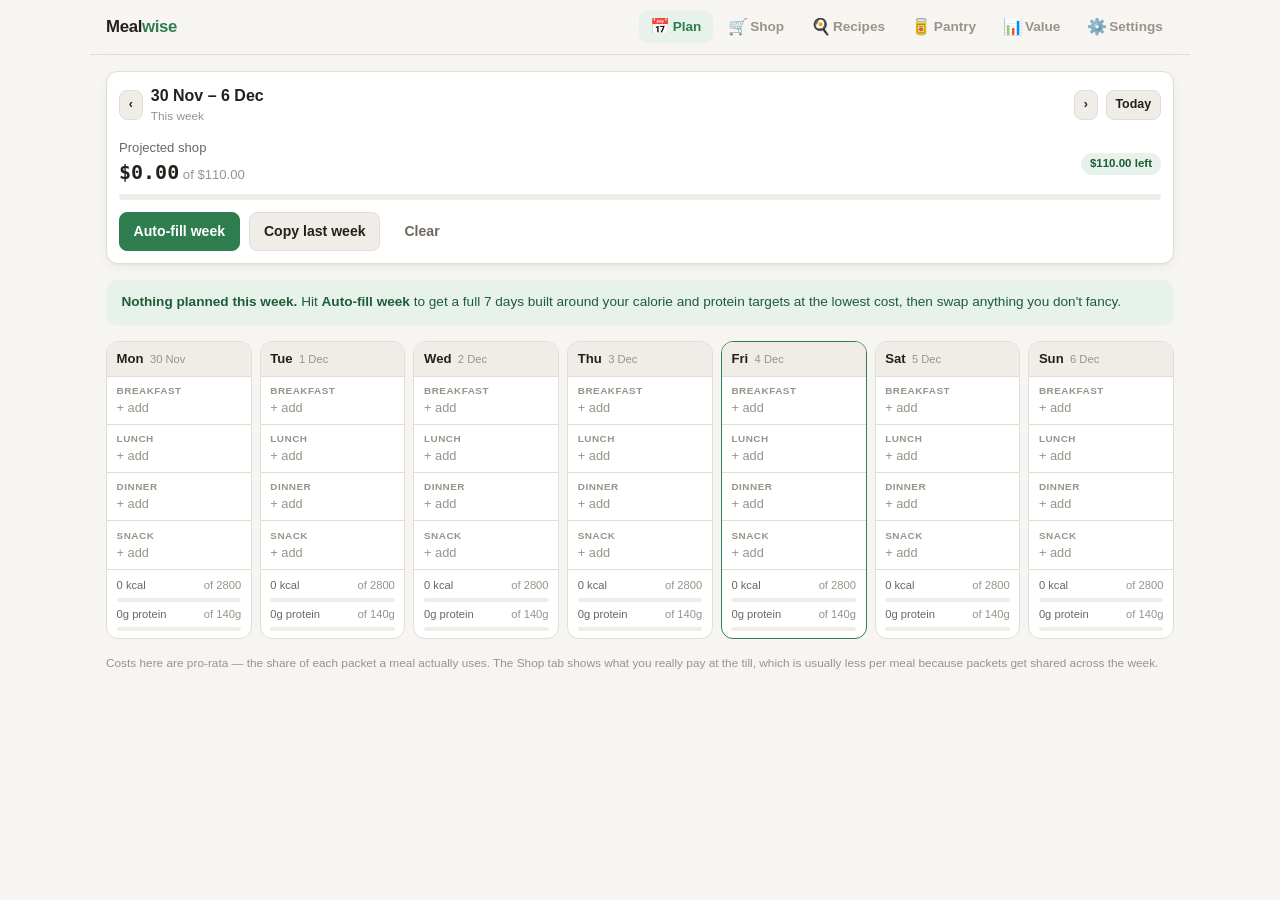
<file: index.html>
<!DOCTYPE html>
<html lang="en-AU">
<head>
<meta charset="utf-8">
<meta name="viewport" content="width=device-width, initial-scale=1, viewport-fit=cover">
<meta name="color-scheme" content="light dark">
<title>Mealwise — budget meal planner</title>
<link rel="stylesheet" href="css/app.css">
<link rel="icon" href="data:image/svg+xml,<svg xmlns='http://www.w3.org/2000/svg' viewBox='0 0 100 100'><text y='.9em' font-size='90'>🥘</text></svg>">
</head>
<body>

<div class="app">
  <div class="topbar">
    <div class="brand">Meal<span>wise</span></div>
    <div class="spacer"></div>
    <nav class="nav" id="nav"></nav>
  </div>
  <main id="view"></main>
</div>

<div id="modal-root"></div>

<!--
  Plain classic scripts, loaded in dependency order. Deliberately no ES modules,
  no bundler and no fetch() for data: that keeps the whole app working when you
  simply double-click this file (file://), on a machine with no Node installed.
-->
<script src="js/units.js"></script>
<script src="js/data/items.js"></script>
<script src="js/data/recipes.js"></script>
<script src="js/proteins.js"></script>
<script src="js/pricing.js"></script>
<script src="js/planner.js"></script>
<script src="js/store.js"></script>
<script src="js/ui.js"></script>
<script src="js/views/plan.js"></script>
<script src="js/views/shop.js"></script>
<script src="js/views/recipes.js"></script>
<script src="js/views/pantry.js"></script>
<script src="js/views/value.js"></script>
<script src="js/views/cook.js"></script>
<script src="js/views/settings.js"></script>
<script src="js/app.js"></script>
</body>
</html>
</file>
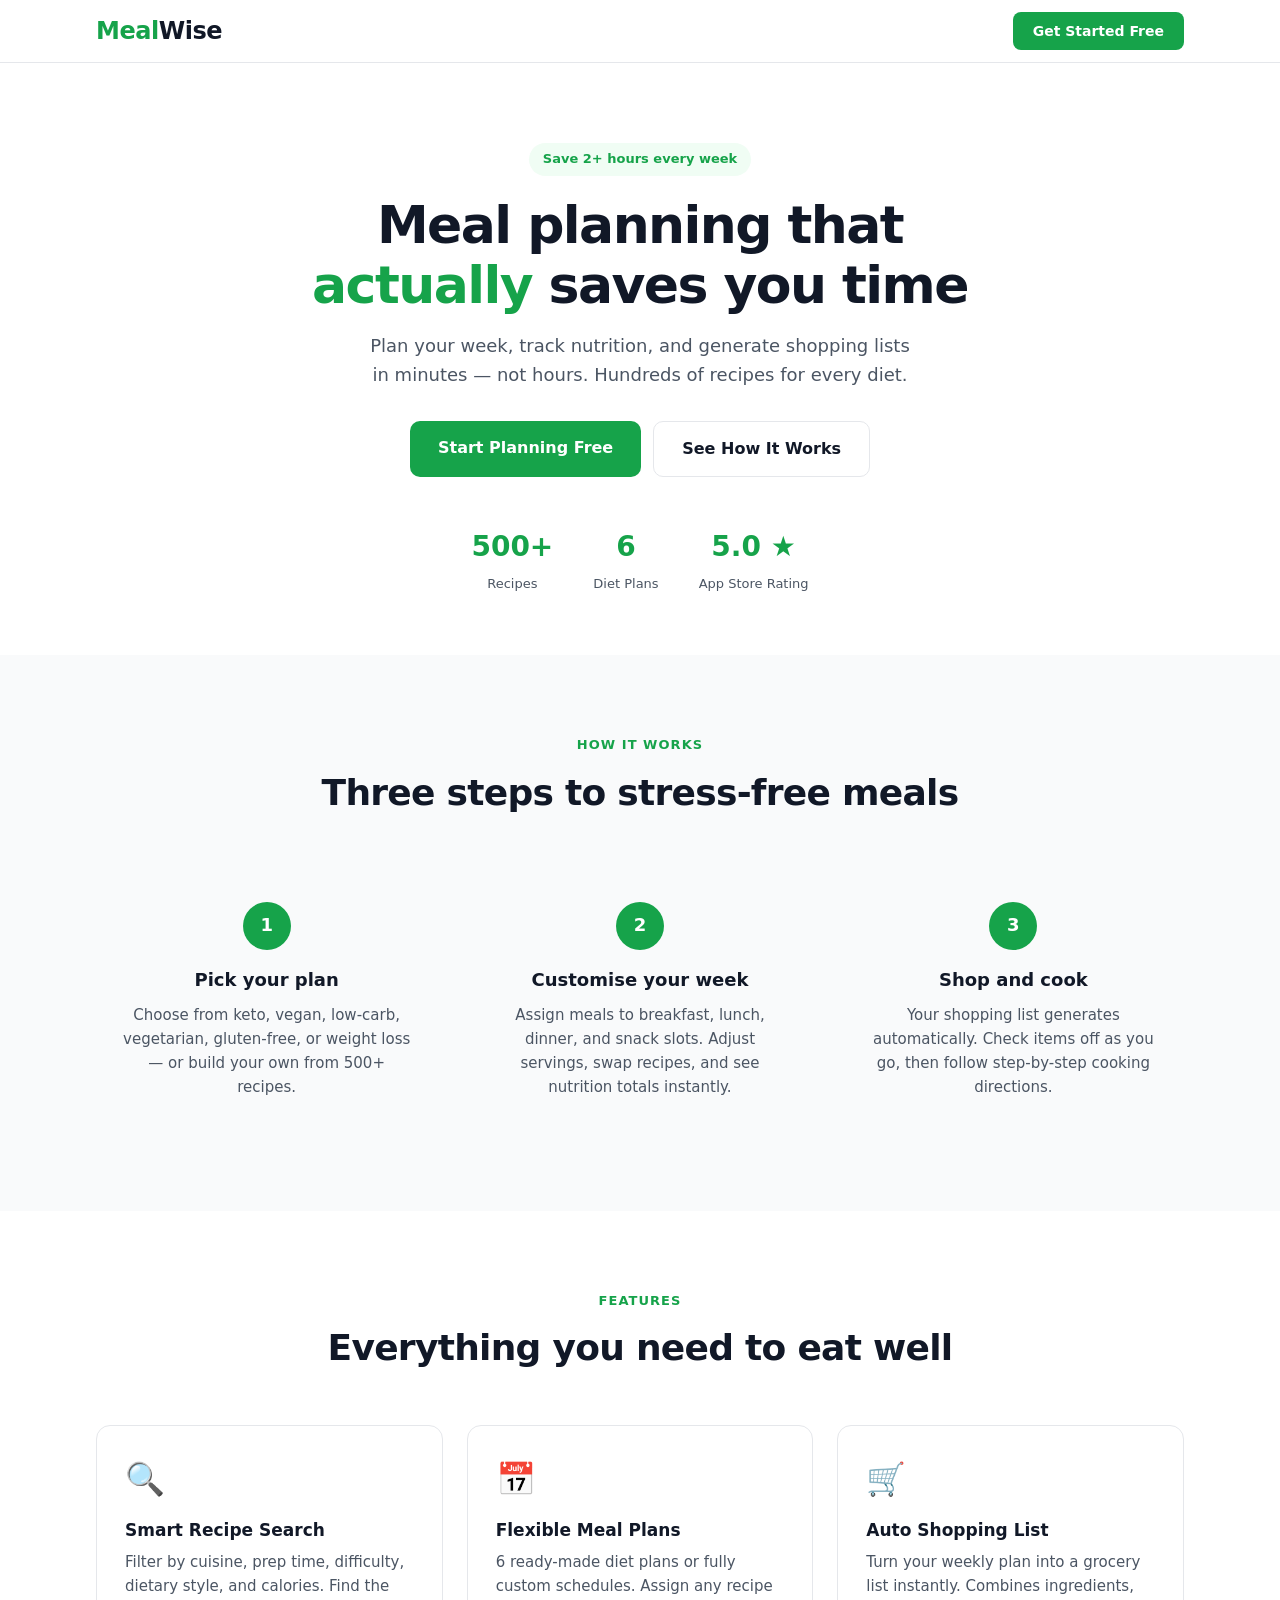
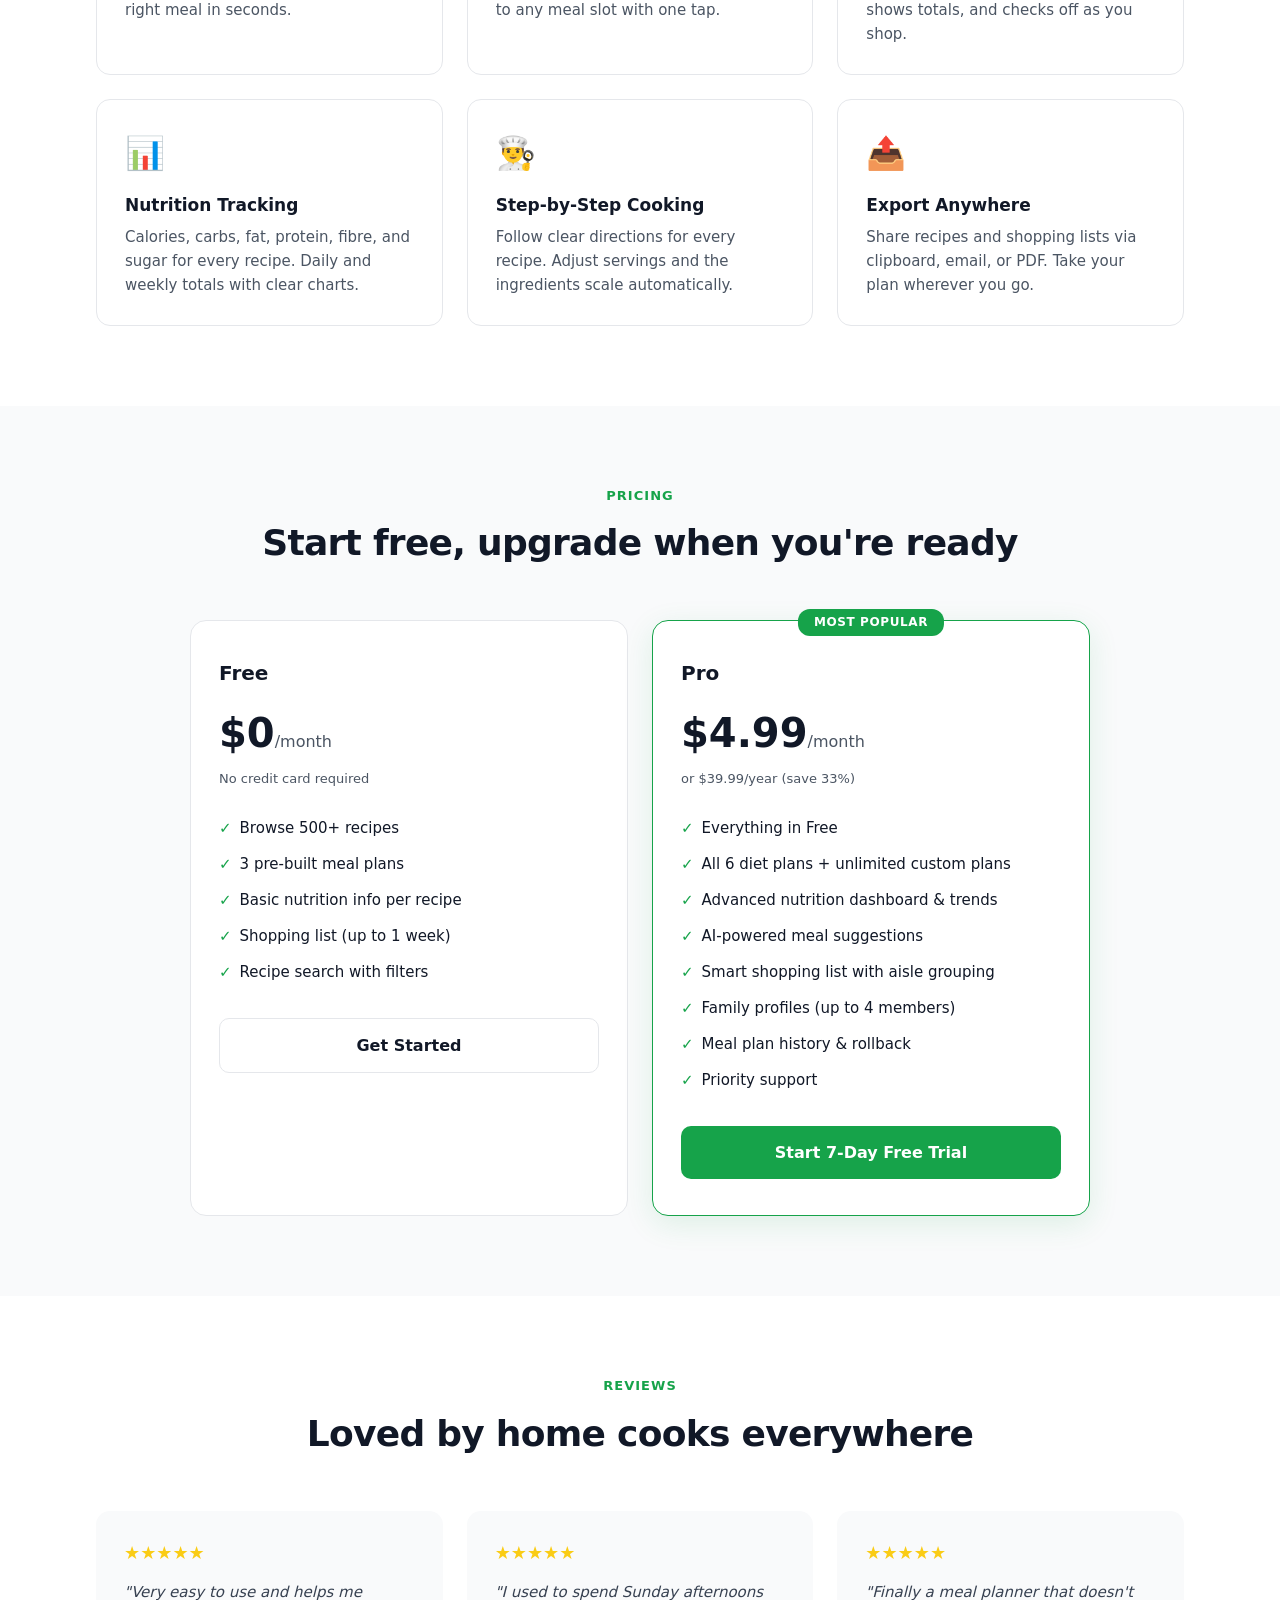
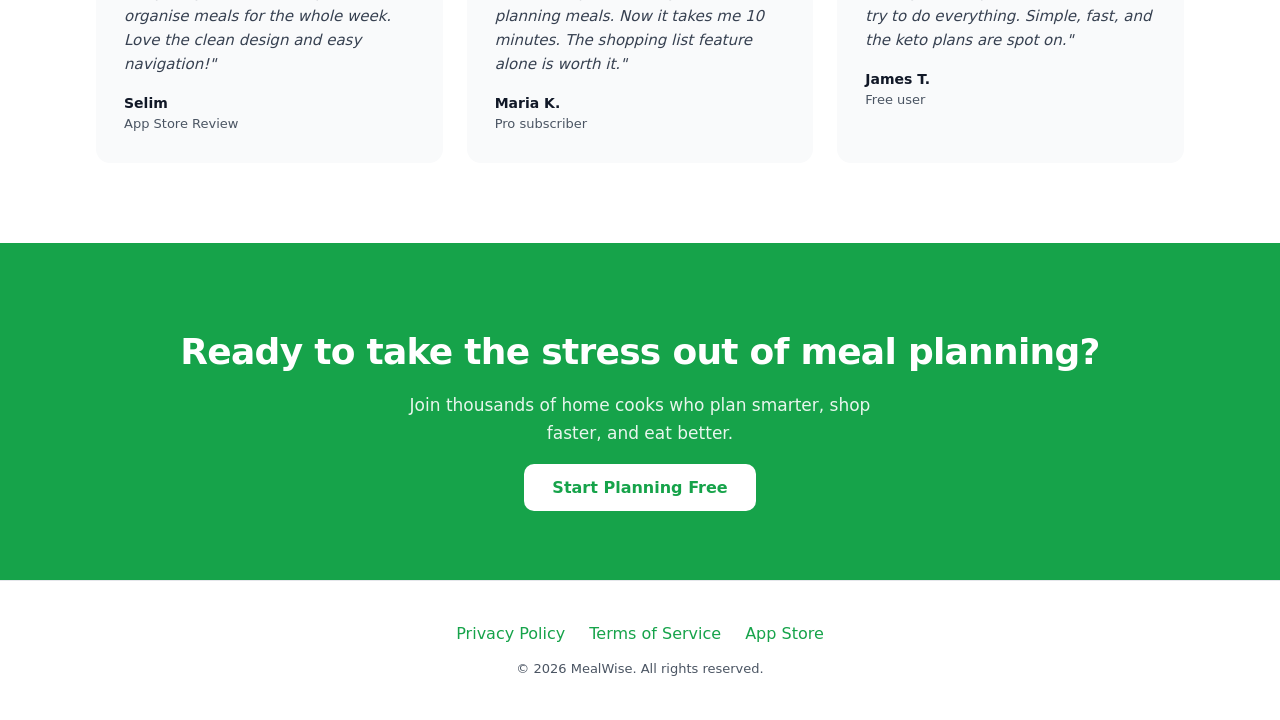
<file: landing/index.html>
<!DOCTYPE html>
<html lang="en">
<head>
<meta charset="utf-8">
<meta name="viewport" content="width=device-width, initial-scale=1">
<title>MealWise — Smart Meal Planning Made Simple</title>
<meta name="description" content="Plan meals, track nutrition, and generate shopping lists in minutes. MealWise saves you 2+ hours a week with smart meal plans for keto, vegan, low-carb and more.">
<meta name="theme-color" content="#16a34a">
<link rel="icon" href="data:image/svg+xml,<svg xmlns='http://www.w3.org/2000/svg' viewBox='0 0 100 100'><text y='.9em' font-size='90'>🍽️</text></svg>">

<!-- Open Graph -->
<meta property="og:type" content="website">
<meta property="og:title" content="MealWise — Smart Meal Planning Made Simple">
<meta property="og:description" content="Plan meals, track nutrition, and generate shopping lists in minutes. Save 2+ hours a week.">
<meta property="og:url" content="https://mealwise.app">
<meta property="og:site_name" content="MealWise">

<!-- Twitter -->
<meta name="twitter:card" content="summary_large_image">
<meta name="twitter:title" content="MealWise — Smart Meal Planning Made Simple">
<meta name="twitter:description" content="Plan meals, track nutrition, and generate shopping lists in minutes. Save 2+ hours a week.">

<style>
:root {
  --green-600: #16a34a;
  --green-500: #22c55e;
  --green-400: #4ade80;
  --green-50: #f0fdf4;
  --gray-900: #111827;
  --gray-800: #1f2937;
  --gray-700: #374151;
  --gray-600: #4b5563;
  --gray-400: #9ca3af;
  --gray-200: #e5e7eb;
  --gray-100: #f3f4f6;
  --gray-50: #f9fafb;
  --white: #ffffff;
  --yellow-400: #facc15;
  --blue-600: #2563eb;
  --font: system-ui, -apple-system, 'Segoe UI', Roboto, sans-serif;
}

*, *::before, *::after { box-sizing: border-box; margin: 0; padding: 0; }

body {
  font-family: var(--font);
  color: var(--gray-900);
  background: var(--white);
  line-height: 1.6;
  -webkit-font-smoothing: antialiased;
}

a { color: inherit; text-decoration: none; }
img { max-width: 100%; height: auto; display: block; }

.container {
  max-width: 1120px;
  margin: 0 auto;
  padding: 0 16px;
}

/* ── Header ── */
.header {
  position: sticky;
  top: 0;
  background: rgba(255,255,255,0.95);
  backdrop-filter: blur(8px);
  border-bottom: 1px solid var(--gray-200);
  z-index: 100;
  padding: 12px 0;
}
.header .container {
  display: flex;
  align-items: center;
  justify-content: space-between;
}
.logo {
  font-size: 1.5rem;
  font-weight: 800;
  color: var(--green-600);
  letter-spacing: -0.02em;
}
.logo span { color: var(--gray-900); }
.header-cta {
  background: var(--green-600);
  color: var(--white);
  padding: 8px 20px;
  border-radius: 8px;
  font-weight: 600;
  font-size: 0.875rem;
  transition: background 0.15s;
}
.header-cta:hover { background: var(--green-500); }

/* ── Hero ── */
.hero {
  padding: 80px 0 60px;
  text-align: center;
}
.hero-badge {
  display: inline-block;
  background: var(--green-50);
  color: var(--green-600);
  font-size: 0.8125rem;
  font-weight: 600;
  padding: 6px 14px;
  border-radius: 20px;
  margin-bottom: 20px;
}
.hero h1 {
  font-size: clamp(2rem, 5vw, 3.25rem);
  font-weight: 800;
  line-height: 1.15;
  letter-spacing: -0.03em;
  max-width: 720px;
  margin: 0 auto 16px;
}
.hero h1 em {
  font-style: normal;
  color: var(--green-600);
}
.hero p {
  font-size: 1.125rem;
  color: var(--gray-600);
  max-width: 560px;
  margin: 0 auto 32px;
}
.hero-buttons {
  display: flex;
  gap: 12px;
  justify-content: center;
  flex-wrap: wrap;
}
.btn-primary {
  background: var(--green-600);
  color: var(--white);
  padding: 14px 28px;
  border-radius: 10px;
  font-weight: 700;
  font-size: 1rem;
  transition: background 0.15s, transform 0.1s;
  border: none;
  cursor: pointer;
}
.btn-primary:hover { background: var(--green-500); transform: translateY(-1px); }
.btn-secondary {
  background: var(--white);
  color: var(--gray-900);
  padding: 14px 28px;
  border-radius: 10px;
  font-weight: 600;
  font-size: 1rem;
  border: 1.5px solid var(--gray-200);
  transition: border-color 0.15s;
  cursor: pointer;
}
.btn-secondary:hover { border-color: var(--gray-400); }

.hero-stats {
  display: flex;
  justify-content: center;
  gap: 40px;
  margin-top: 48px;
  flex-wrap: wrap;
}
.hero-stat {
  text-align: center;
}
.hero-stat strong {
  display: block;
  font-size: 1.75rem;
  font-weight: 800;
  color: var(--green-600);
}
.hero-stat span {
  font-size: 0.8125rem;
  color: var(--gray-600);
}

/* ── How It Works ── */
.how-it-works {
  padding: 80px 0;
  background: var(--gray-50);
}
.section-label {
  text-align: center;
  font-size: 0.8125rem;
  font-weight: 700;
  text-transform: uppercase;
  letter-spacing: 0.08em;
  color: var(--green-600);
  margin-bottom: 8px;
}
.section-title {
  text-align: center;
  font-size: clamp(1.5rem, 3.5vw, 2.25rem);
  font-weight: 800;
  letter-spacing: -0.02em;
  margin-bottom: 48px;
}
.steps {
  display: grid;
  grid-template-columns: repeat(auto-fit, minmax(260px, 1fr));
  gap: 32px;
}
.step {
  text-align: center;
  padding: 32px 24px;
}
.step-num {
  display: inline-flex;
  align-items: center;
  justify-content: center;
  width: 48px;
  height: 48px;
  background: var(--green-600);
  color: var(--white);
  border-radius: 50%;
  font-weight: 800;
  font-size: 1.125rem;
  margin-bottom: 16px;
}
.step h3 {
  font-size: 1.125rem;
  font-weight: 700;
  margin-bottom: 8px;
}
.step p {
  color: var(--gray-600);
  font-size: 0.9375rem;
}

/* ── Features ── */
.features {
  padding: 80px 0;
}
.features-grid {
  display: grid;
  grid-template-columns: repeat(auto-fit, minmax(300px, 1fr));
  gap: 24px;
}
.feature-card {
  padding: 28px;
  border: 1px solid var(--gray-200);
  border-radius: 14px;
  transition: border-color 0.2s, box-shadow 0.2s;
}
.feature-card:hover {
  border-color: var(--green-400);
  box-shadow: 0 4px 20px rgba(22, 163, 74, 0.08);
}
.feature-icon {
  font-size: 2rem;
  margin-bottom: 12px;
}
.feature-card h3 {
  font-size: 1.0625rem;
  font-weight: 700;
  margin-bottom: 6px;
}
.feature-card p {
  color: var(--gray-600);
  font-size: 0.9375rem;
}

/* ── Pricing ── */
.pricing {
  padding: 80px 0;
  background: var(--gray-50);
}
.pricing-grid {
  display: grid;
  grid-template-columns: repeat(auto-fit, minmax(300px, 1fr));
  gap: 24px;
  max-width: 900px;
  margin: 0 auto;
}
.pricing-card {
  background: var(--white);
  border: 1.5px solid var(--gray-200);
  border-radius: 16px;
  padding: 36px 28px;
  position: relative;
}
.pricing-card.featured {
  border-color: var(--green-600);
  box-shadow: 0 8px 30px rgba(22, 163, 74, 0.12);
}
.pricing-badge {
  position: absolute;
  top: -12px;
  left: 50%;
  transform: translateX(-50%);
  background: var(--green-600);
  color: var(--white);
  font-size: 0.75rem;
  font-weight: 700;
  padding: 4px 16px;
  border-radius: 12px;
  text-transform: uppercase;
  letter-spacing: 0.05em;
}
.pricing-card h3 {
  font-size: 1.25rem;
  font-weight: 700;
  margin-bottom: 4px;
}
.pricing-card .price {
  font-size: 2.5rem;
  font-weight: 800;
  margin: 12px 0 4px;
}
.pricing-card .price span {
  font-size: 1rem;
  font-weight: 500;
  color: var(--gray-600);
}
.pricing-card .price-note {
  font-size: 0.8125rem;
  color: var(--gray-600);
  margin-bottom: 20px;
}
.pricing-card ul {
  list-style: none;
  margin-bottom: 28px;
}
.pricing-card li {
  font-size: 0.9375rem;
  padding: 6px 0;
  display: flex;
  align-items: flex-start;
  gap: 8px;
}
.pricing-card li::before {
  content: '✓';
  color: var(--green-600);
  font-weight: 700;
  flex-shrink: 0;
}
.pricing-card .btn-primary,
.pricing-card .btn-secondary {
  width: 100%;
  text-align: center;
  display: block;
}

/* ── Social Proof ── */
.social-proof {
  padding: 80px 0;
}
.testimonials {
  display: grid;
  grid-template-columns: repeat(auto-fit, minmax(280px, 1fr));
  gap: 24px;
}
.testimonial {
  background: var(--gray-50);
  border-radius: 14px;
  padding: 28px;
}
.testimonial-stars {
  color: var(--yellow-400);
  font-size: 1.125rem;
  margin-bottom: 12px;
}
.testimonial p {
  font-size: 0.9375rem;
  color: var(--gray-700);
  margin-bottom: 16px;
  font-style: italic;
}
.testimonial-author {
  font-size: 0.875rem;
  font-weight: 600;
}
.testimonial-role {
  font-size: 0.8125rem;
  color: var(--gray-600);
}

/* ── Final CTA ── */
.final-cta {
  padding: 80px 0;
  background: var(--green-600);
  color: var(--white);
  text-align: center;
}
.final-cta h2 {
  font-size: clamp(1.5rem, 3.5vw, 2.25rem);
  font-weight: 800;
  letter-spacing: -0.02em;
  margin-bottom: 12px;
}
.final-cta p {
  font-size: 1.0625rem;
  opacity: 0.9;
  margin-bottom: 28px;
  max-width: 480px;
  margin-left: auto;
  margin-right: auto;
}
.final-cta .btn-primary {
  background: var(--white);
  color: var(--green-600);
}
.final-cta .btn-primary:hover {
  background: var(--green-50);
}

/* ── Footer ── */
.footer {
  padding: 40px 0;
  border-top: 1px solid var(--gray-200);
  text-align: center;
}
.footer p {
  font-size: 0.8125rem;
  color: var(--gray-600);
}
.footer a { color: var(--green-600); }
.footer-links {
  display: flex;
  justify-content: center;
  gap: 24px;
  margin-bottom: 12px;
}

/* ── Mobile ── */
@media (max-width: 640px) {
  .hero { padding: 48px 0 40px; }
  .hero-stats { gap: 24px; }
  .hero-stat strong { font-size: 1.5rem; }
  .how-it-works, .features, .pricing, .social-proof { padding: 56px 0; }
  .section-title { margin-bottom: 32px; }
  .features-grid, .pricing-grid, .testimonials {
    grid-template-columns: 1fr;
  }
  .header-cta { padding: 6px 14px; font-size: 0.8125rem; }
}
</style>
</head>
<body>

<!-- Header -->
<header class="header">
  <div class="container">
    <div class="logo">Meal<span>Wise</span></div>
    <a href="#pricing" class="header-cta">Get Started Free</a>
  </div>
</header>

<!-- Hero -->
<section class="hero">
  <div class="container">
    <div class="hero-badge">Save 2+ hours every week</div>
    <h1>Meal planning that <em>actually</em> saves you time</h1>
    <p>Plan your week, track nutrition, and generate shopping lists in minutes — not hours. Hundreds of recipes for every diet.</p>
    <div class="hero-buttons">
      <a href="#pricing" class="btn-primary">Start Planning Free</a>
      <a href="#how" class="btn-secondary">See How It Works</a>
    </div>
    <div class="hero-stats">
      <div class="hero-stat">
        <strong>500+</strong>
        <span>Recipes</span>
      </div>
      <div class="hero-stat">
        <strong>6</strong>
        <span>Diet Plans</span>
      </div>
      <div class="hero-stat">
        <strong>5.0 ★</strong>
        <span>App Store Rating</span>
      </div>
    </div>
  </div>
</section>

<!-- How It Works -->
<section class="how-it-works" id="how">
  <div class="container">
    <div class="section-label">How It Works</div>
    <h2 class="section-title">Three steps to stress-free meals</h2>
    <div class="steps">
      <div class="step">
        <div class="step-num">1</div>
        <h3>Pick your plan</h3>
        <p>Choose from keto, vegan, low-carb, vegetarian, gluten-free, or weight loss — or build your own from 500+ recipes.</p>
      </div>
      <div class="step">
        <div class="step-num">2</div>
        <h3>Customise your week</h3>
        <p>Assign meals to breakfast, lunch, dinner, and snack slots. Adjust servings, swap recipes, and see nutrition totals instantly.</p>
      </div>
      <div class="step">
        <div class="step-num">3</div>
        <h3>Shop and cook</h3>
        <p>Your shopping list generates automatically. Check items off as you go, then follow step-by-step cooking directions.</p>
      </div>
    </div>
  </div>
</section>

<!-- Features -->
<section class="features" id="features">
  <div class="container">
    <div class="section-label">Features</div>
    <h2 class="section-title">Everything you need to eat well</h2>
    <div class="features-grid">
      <div class="feature-card">
        <div class="feature-icon">🔍</div>
        <h3>Smart Recipe Search</h3>
        <p>Filter by cuisine, prep time, difficulty, dietary style, and calories. Find the right meal in seconds.</p>
      </div>
      <div class="feature-card">
        <div class="feature-icon">📅</div>
        <h3>Flexible Meal Plans</h3>
        <p>6 ready-made diet plans or fully custom schedules. Assign any recipe to any meal slot with one tap.</p>
      </div>
      <div class="feature-card">
        <div class="feature-icon">🛒</div>
        <h3>Auto Shopping List</h3>
        <p>Turn your weekly plan into a grocery list instantly. Combines ingredients, shows totals, and checks off as you shop.</p>
      </div>
      <div class="feature-card">
        <div class="feature-icon">📊</div>
        <h3>Nutrition Tracking</h3>
        <p>Calories, carbs, fat, protein, fibre, and sugar for every recipe. Daily and weekly totals with clear charts.</p>
      </div>
      <div class="feature-card">
        <div class="feature-icon">👨‍🍳</div>
        <h3>Step-by-Step Cooking</h3>
        <p>Follow clear directions for every recipe. Adjust servings and the ingredients scale automatically.</p>
      </div>
      <div class="feature-card">
        <div class="feature-icon">📤</div>
        <h3>Export Anywhere</h3>
        <p>Share recipes and shopping lists via clipboard, email, or PDF. Take your plan wherever you go.</p>
      </div>
    </div>
  </div>
</section>

<!-- Pricing -->
<section class="pricing" id="pricing">
  <div class="container">
    <div class="section-label">Pricing</div>
    <h2 class="section-title">Start free, upgrade when you're ready</h2>
    <div class="pricing-grid">
      <!-- Free -->
      <div class="pricing-card">
        <h3>Free</h3>
        <div class="price">$0<span>/month</span></div>
        <div class="price-note">No credit card required</div>
        <ul>
          <li>Browse 500+ recipes</li>
          <li>3 pre-built meal plans</li>
          <li>Basic nutrition info per recipe</li>
          <li>Shopping list (up to 1 week)</li>
          <li>Recipe search with filters</li>
        </ul>
        <a href="https://mealwise.app" class="btn-secondary">Get Started</a>
      </div>
      <!-- Pro -->
      <div class="pricing-card featured">
        <div class="pricing-badge">Most Popular</div>
        <h3>Pro</h3>
        <div class="price">$4.99<span>/month</span></div>
        <div class="price-note">or $39.99/year (save 33%)</div>
        <ul>
          <li>Everything in Free</li>
          <li>All 6 diet plans + unlimited custom plans</li>
          <li>Advanced nutrition dashboard &amp; trends</li>
          <li>AI-powered meal suggestions</li>
          <li>Smart shopping list with aisle grouping</li>
          <li>Family profiles (up to 4 members)</li>
          <li>Meal plan history &amp; rollback</li>
          <li>Priority support</li>
        </ul>
        <a href="https://mealwise.app" class="btn-primary">Start 7-Day Free Trial</a>
      </div>
    </div>
  </div>
</section>

<!-- Social Proof -->
<section class="social-proof" id="reviews">
  <div class="container">
    <div class="section-label">Reviews</div>
    <h2 class="section-title">Loved by home cooks everywhere</h2>
    <div class="testimonials">
      <div class="testimonial">
        <div class="testimonial-stars">★★★★★</div>
        <p>"Very easy to use and helps me organise meals for the whole week. Love the clean design and easy navigation!"</p>
        <div class="testimonial-author">Selim</div>
        <div class="testimonial-role">App Store Review</div>
      </div>
      <div class="testimonial">
        <div class="testimonial-stars">★★★★★</div>
        <p>"I used to spend Sunday afternoons planning meals. Now it takes me 10 minutes. The shopping list feature alone is worth it."</p>
        <div class="testimonial-author">Maria K.</div>
        <div class="testimonial-role">Pro subscriber</div>
      </div>
      <div class="testimonial">
        <div class="testimonial-stars">★★★★★</div>
        <p>"Finally a meal planner that doesn't try to do everything. Simple, fast, and the keto plans are spot on."</p>
        <div class="testimonial-author">James T.</div>
        <div class="testimonial-role">Free user</div>
      </div>
    </div>
  </div>
</section>

<!-- Final CTA -->
<section class="final-cta">
  <div class="container">
    <h2>Ready to take the stress out of meal planning?</h2>
    <p>Join thousands of home cooks who plan smarter, shop faster, and eat better.</p>
    <a href="https://mealwise.app" class="btn-primary">Start Planning Free</a>
  </div>
</section>

<!-- Footer -->
<footer class="footer">
  <div class="container">
    <div class="footer-links">
      <a href="#">Privacy Policy</a>
      <a href="#">Terms of Service</a>
      <a href="https://apps.apple.com/app/id6468025453">App Store</a>
    </div>
    <p>&copy; 2026 MealWise. All rights reserved.</p>
  </div>
</footer>

</body>
</html>
</file>
<file: css/app.css>
/* app.css — Mealwise
 * Mobile-first: the Shop view gets used one-handed in a supermarket aisle,
 * so tap targets are large and the store sections are skimmable at arm's length.
 */

:root {
  --bg: #f7f5f2;
  --surface: #ffffff;
  --surface-2: #f0ede8;
  --border: #e2ddd5;
  --text: #23201c;
  --text-dim: #6d675f;
  --text-faint: #9a938a;

  --accent: #2f7d4f;
  --accent-soft: #e6f2ea;
  --accent-text: #1f5c39;

  --warn: #a8681a;
  --warn-soft: #fdf2e2;
  --danger: #b4442f;
  --danger-soft: #fbeae7;

  --coles: #d1373a;
  --aldi: #1f4c9e;
  --bigw: #1a8ac4;
  --costco: #5a3f9e;

  --radius: 12px;
  --radius-sm: 8px;
  --shadow: 0 1px 2px rgba(0,0,0,.05), 0 4px 12px rgba(0,0,0,.04);
  --mono: ui-monospace, "SF Mono", Menlo, Consolas, monospace;
  --sans: -apple-system, BlinkMacSystemFont, "Segoe UI", Roboto, Helvetica, Arial, sans-serif;
}

@media (prefers-color-scheme: dark) {
  :root {
    --bg: #161513;
    --surface: #201f1c;
    --surface-2: #2a2825;
    --border: #37342f;
    --text: #eeebe6;
    --text-dim: #a8a29a;
    --text-faint: #78726a;

    --accent: #5fb583;
    --accent-soft: #1c3427;
    --accent-text: #8fd0aa;

    --warn: #d99a4e;
    --warn-soft: #33280f;
    --danger: #e07a63;
    --danger-soft: #3a201a;

    --coles: #e8615f;
    --aldi: #6b93df;
    --bigw: #56b4e0;
    --costco: #9b7fd4;

    --shadow: 0 1px 2px rgba(0,0,0,.3), 0 4px 12px rgba(0,0,0,.25);
  }
}

* { box-sizing: border-box; }

html, body {
  margin: 0;
  padding: 0;
  background: var(--bg);
  color: var(--text);
  font-family: var(--sans);
  font-size: 16px;
  line-height: 1.5;
  -webkit-text-size-adjust: 100%;
}

h1, h2, h3, h4 { margin: 0; font-weight: 650; line-height: 1.25; }
h1 { font-size: 1.4rem; }
h2 { font-size: 1.15rem; }
h3 { font-size: 1rem; }
p { margin: 0 0 .75rem; }
a { color: var(--accent-text); }

button, input, select, textarea { font: inherit; color: inherit; }

/* ─────────────────────────────── layout ─────────────────────────────── */

.app { max-width: 1100px; margin: 0 auto; padding: 0 1rem 6rem; }

.topbar {
  position: sticky; top: 0; z-index: 30;
  background: color-mix(in srgb, var(--bg) 88%, transparent);
  backdrop-filter: blur(12px);
  border-bottom: 1px solid var(--border);
  margin: 0 -1rem 1rem;
  padding: .7rem 1rem;
  display: flex; align-items: center; gap: .75rem;
}
.topbar .brand { font-weight: 700; letter-spacing: -.02em; font-size: 1.05rem; }
.topbar .brand span { color: var(--accent); }
.topbar .spacer { flex: 1; }

/* Bottom tab bar on phones, inline tabs on wider screens. */
.nav {
  position: fixed; bottom: 0; left: 0; right: 0; z-index: 40;
  display: flex; background: var(--surface);
  border-top: 1px solid var(--border);
  padding: .3rem .25rem calc(.3rem + env(safe-area-inset-bottom));
}
.nav a {
  flex: 1; text-align: center; text-decoration: none;
  color: var(--text-faint); font-size: .68rem; font-weight: 600;
  padding: .35rem .1rem; border-radius: var(--radius-sm);
  display: flex; flex-direction: column; align-items: center; gap: .15rem;
}
.nav a .ic { font-size: 1.15rem; line-height: 1; }
.nav a.on { color: var(--accent); background: var(--accent-soft); }

@media (min-width: 760px) {
  .nav {
    position: static; border-top: 0; background: transparent;
    padding: 0; gap: .25rem; margin-left: auto;
  }
  .nav a { flex: none; flex-direction: row; font-size: .85rem; padding: .35rem .7rem; }
  .nav a .ic { font-size: 1rem; }
  .app { padding-bottom: 3rem; }
}

/* ─────────────────────────────── pieces ─────────────────────────────── */

.card {
  background: var(--surface);
  border: 1px solid var(--border);
  border-radius: var(--radius);
  box-shadow: var(--shadow);
  padding: 1rem;
  margin-bottom: 1rem;
}
.card.tight { padding: .75rem; }

.row { display: flex; align-items: center; gap: .6rem; }
.row.wrap { flex-wrap: wrap; }
.spread { display: flex; align-items: center; justify-content: space-between; gap: .75rem; }
.stack { display: flex; flex-direction: column; gap: .5rem; }
.grow { flex: 1; min-width: 0; }

.muted { color: var(--text-dim); }
.faint { color: var(--text-faint); }
.small { font-size: .82rem; }
.tiny  { font-size: .74rem; }
.num   { font-variant-numeric: tabular-nums; font-family: var(--mono); }
.right { text-align: right; }
.ellipsis { overflow: hidden; text-overflow: ellipsis; white-space: nowrap; }

.btn {
  background: var(--surface-2); color: var(--text);
  border: 1px solid var(--border); border-radius: var(--radius-sm);
  padding: .5rem .85rem; cursor: pointer; font-weight: 600; font-size: .88rem;
  transition: background .12s, border-color .12s;
}
.btn:hover { border-color: var(--text-faint); }
.btn:active { transform: translateY(1px); }
.btn.primary { background: var(--accent); border-color: var(--accent); color: #fff; }
.btn.primary:hover { filter: brightness(1.06); }
.btn.ghost { background: transparent; border-color: transparent; color: var(--text-dim); }
.btn.ghost:hover { background: var(--surface-2); }
.btn.sm { padding: .3rem .55rem; font-size: .78rem; }
.btn.danger { color: var(--danger); border-color: var(--danger); background: transparent; }
.btn:disabled { opacity: .45; cursor: not-allowed; }

input[type=text], input[type=number], input[type=date], select, textarea {
  background: var(--surface); border: 1px solid var(--border);
  border-radius: var(--radius-sm); padding: .45rem .6rem; width: 100%;
}
input:focus, select:focus, textarea:focus {
  outline: 2px solid var(--accent); outline-offset: -1px; border-color: var(--accent);
}
label.field { display: block; margin-bottom: .7rem; }
label.field > span { display: block; font-size: .8rem; font-weight: 600;
  color: var(--text-dim); margin-bottom: .2rem; }

.pill {
  display: inline-flex; align-items: center; gap: .25rem;
  background: var(--surface-2); border: 1px solid var(--border);
  border-radius: 999px; padding: .1rem .5rem; font-size: .72rem; font-weight: 600;
  color: var(--text-dim); white-space: nowrap;
}
.pill.accent { background: var(--accent-soft); color: var(--accent-text); border-color: transparent; }
.pill.warn   { background: var(--warn-soft); color: var(--warn); border-color: transparent; }
.pill.danger { background: var(--danger-soft); color: var(--danger); border-color: transparent; }

/* Scoped to .store-dot on purpose: these same s-* classes are also applied to
   the store NAME, which must take the colour as text, not as a filled block. */
.store-dot { width: .6rem; height: .6rem; border-radius: 50%; flex: none; }
.store-dot.s-coles  { background: var(--coles); }
.store-dot.s-aldi   { background: var(--aldi); }
.store-dot.s-bigw   { background: var(--bigw); }
.store-dot.s-costco { background: var(--costco); }
.store-name.s-coles  { color: var(--coles); }
.store-name.s-aldi   { color: var(--aldi); }
.store-name.s-bigw   { color: var(--bigw); }
.store-name.s-costco { color: var(--costco); }

/* A seeded (unconfirmed) price is always visibly provisional. */
.seeded { color: var(--warn); border-bottom: 1px dashed currentColor; cursor: pointer; }
.seeded::after { content: "?"; font-size: .7em; vertical-align: super; margin-left: 1px; }
.confirmed { cursor: pointer; border-bottom: 1px dashed transparent; }
.confirmed:hover { border-bottom-color: var(--text-faint); }

/* A price read from the retailer's own site — real, but not confirmed by you
   in your store, so it gets a quiet tick rather than the amber "?" of a guess. */
.verified { cursor: pointer; border-bottom: 1px dashed transparent; color: var(--accent-text); }
.verified::after { content: "✓"; font-size: .7em; vertical-align: super; margin-left: 1px; opacity: .7; }
.verified:hover { border-bottom-color: var(--accent); }

.bar {
  height: 6px; border-radius: 3px; background: var(--surface-2);
  overflow: hidden; display: flex;
}
.bar > i { display: block; height: 100%; background: var(--accent); }
.bar > i.over { background: var(--warn); }
.bar.thin { height: 4px; }

.banner {
  border-radius: var(--radius); padding: .7rem .9rem; font-size: .85rem;
  border: 1px solid transparent; margin-bottom: 1rem;
}
.banner.info { background: var(--accent-soft); color: var(--accent-text); }
.banner.warn { background: var(--warn-soft); color: var(--warn); }

.empty { text-align: center; padding: 2.5rem 1rem; color: var(--text-faint); }

/* ─────────────────────────────── plan grid ─────────────────────────────── */

.week-head { display: flex; align-items: center; gap: .5rem; margin-bottom: .75rem; }

.days { display: grid; gap: .75rem; }
@media (min-width: 900px) { .days { grid-template-columns: repeat(7, 1fr); gap: .5rem; } }

.day {
  background: var(--surface); border: 1px solid var(--border);
  border-radius: var(--radius); overflow: hidden; display: flex; flex-direction: column;
}
.day.today { border-color: var(--accent); }
.day > header {
  padding: .45rem .6rem; background: var(--surface-2);
  display: flex; align-items: baseline; gap: .4rem; border-bottom: 1px solid var(--border);
}
.day > header .dn { font-weight: 700; font-size: .82rem; }
.day > header .dd { font-size: .7rem; color: var(--text-faint); }
.day .slots { display: flex; flex-direction: column; }

.slot {
  border-bottom: 1px solid var(--border); padding: .4rem .6rem;
  min-height: 3rem; cursor: pointer; display: flex; flex-direction: column;
  justify-content: center; gap: .1rem; background: none; border-left: 0;
  border-right: 0; border-top: 0; width: 100%; text-align: left; font: inherit;
}
.slot:last-child { border-bottom: 0; }
.slot:hover { background: var(--surface-2); }
.slot .lbl { font-size: .62rem; text-transform: uppercase; letter-spacing: .05em;
  color: var(--text-faint); font-weight: 700; }
.slot .nm { font-size: .8rem; line-height: 1.25; font-weight: 550; }
.slot.filled .lbl { color: var(--text-faint); }
.slot.empty-slot .nm { color: var(--text-faint); font-weight: 400; }
.slot .meta { font-size: .68rem; color: var(--text-faint); }
.slot.leftover { background: var(--accent-soft); }
.slot.leftover .nm { color: var(--accent-text); }

.day > footer { padding: .45rem .6rem; border-top: 1px solid var(--border);
  font-size: .7rem; color: var(--text-dim); display: flex; flex-direction: column; gap: .25rem; }

/* ─────────────────────────────── shop ─────────────────────────────── */

.store-block { margin-bottom: 1rem; }
.store-block > header {
  display: flex; align-items: center; gap: .5rem; padding: .6rem .85rem;
  background: var(--surface-2); border: 1px solid var(--border);
  border-radius: var(--radius) var(--radius) 0 0; font-weight: 700;
}
.store-block .lines {
  border: 1px solid var(--border); border-top: 0;
  border-radius: 0 0 var(--radius) var(--radius); background: var(--surface);
}
.aisle-head {
  font-size: .68rem; text-transform: uppercase; letter-spacing: .06em;
  color: var(--text-faint); font-weight: 700; padding: .5rem .85rem .15rem;
}
.line { display: flex; align-items: flex-start; gap: .7rem; padding: .55rem .85rem;
  border-top: 1px solid var(--border); }
.line:first-of-type { border-top: 0; }
.line.done { opacity: .45; }
.line.done .nm { text-decoration: line-through; }
.tick {
  width: 1.4rem; height: 1.4rem; flex: none; margin-top: .1rem;
  border: 2px solid var(--border); border-radius: 6px; background: transparent;
  cursor: pointer; display: grid; place-items: center; color: transparent;
  font-size: .85rem; font-weight: 700;
}
.tick.on { background: var(--accent); border-color: var(--accent); color: #fff; }
.line .nm { font-weight: 600; font-size: .9rem; }
.line .sub { font-size: .74rem; color: var(--text-faint); }
.line .cost { font-weight: 700; white-space: nowrap; }

.tip { font-size: .72rem; color: var(--warn); margin-top: .2rem; }

/* ─────────────────────────────── recipes ─────────────────────────────── */

.rgrid { display: grid; gap: .75rem; grid-template-columns: 1fr; }
@media (min-width: 600px) { .rgrid { grid-template-columns: repeat(2, 1fr); } }
@media (min-width: 960px) { .rgrid { grid-template-columns: repeat(3, 1fr); } }

.rcard {
  background: var(--surface); border: 1px solid var(--border);
  border-radius: var(--radius); padding: .8rem; cursor: pointer;
  display: flex; flex-direction: column; gap: .4rem; text-align: left;
  font: inherit; color: inherit;
}
.rcard:hover { border-color: var(--accent); }
.rcard .nm { font-weight: 650; font-size: .95rem; line-height: 1.3; }
.rcard .stats { display: flex; gap: .6rem; font-size: .74rem; color: var(--text-dim);
  font-variant-numeric: tabular-nums; }
.rcard .stats b { color: var(--text); font-weight: 700; }

/* ─────────────────────────────── modal ─────────────────────────────── */

.modal-bg {
  position: fixed; inset: 0; background: rgba(0,0,0,.45); z-index: 100;
  display: flex; align-items: flex-end; justify-content: center; padding: 0;
}
@media (min-width: 700px) { .modal-bg { align-items: center; padding: 2rem; } }
.modal {
  background: var(--bg); border-radius: var(--radius) var(--radius) 0 0;
  width: 100%; max-width: 640px; max-height: 88vh; overflow-y: auto;
  padding: 1rem 1rem calc(1rem + env(safe-area-inset-bottom));
  border: 1px solid var(--border);
}
@media (min-width: 700px) { .modal { border-radius: var(--radius); } }
.modal > header { display: flex; align-items: center; gap: .5rem;
  position: sticky; top: -1rem; background: var(--bg); padding: .25rem 0 .6rem;
  margin: -.25rem 0 .5rem; border-bottom: 1px solid var(--border); z-index: 2; }

/* ─────────────────────────────── cook mode ─────────────────────────────── */

.cook { max-width: 720px; margin: 0 auto; }
.cook .step {
  font-size: 1.3rem; line-height: 1.55; padding: 1.25rem 0; min-height: 8rem;
}
@media (min-width: 700px) { .cook .step { font-size: 1.5rem; } }
.cook .stepnum { font-size: .75rem; text-transform: uppercase; letter-spacing: .08em;
  color: var(--text-faint); font-weight: 700; margin-bottom: .5rem; }
.cook .ing { display: flex; gap: .6rem; padding: .45rem 0;
  border-bottom: 1px solid var(--border); font-size: 1rem; }
.cook .ing:last-child { border-bottom: 0; }

/* ─────────────────────────────── value table ─────────────────────────────── */

.vtable { width: 100%; border-collapse: collapse; font-size: .85rem; }
.vtable th {
  text-align: left; font-size: .7rem; text-transform: uppercase; letter-spacing: .05em;
  color: var(--text-faint); padding: .4rem .5rem; border-bottom: 1px solid var(--border);
  position: sticky; top: 0; background: var(--surface);
}
.vtable td { padding: .45rem .5rem; border-bottom: 1px solid var(--border); }
.vtable td.n { font-variant-numeric: tabular-nums; text-align: right; font-weight: 600; }
.vtable tr:last-child td { border-bottom: 0; }
.scroll-x { overflow-x: auto; -webkit-overflow-scrolling: touch; }

.rank { color: var(--text-faint); font-variant-numeric: tabular-nums; width: 1.5rem; }

/* ─────────────────────────────── print ─────────────────────────────── */

@media print {
  .nav, .topbar, .btn, .no-print { display: none !important; }
  .app { padding: 0; max-width: none; }
  .card, .store-block .lines, .store-block > header {
    box-shadow: none; border-color: #ccc; break-inside: avoid;
  }
  body { background: #fff; color: #000; font-size: 11pt; }
  .line { padding: .3rem .5rem; }
  .tick { border-color: #666; }
}
</file>
